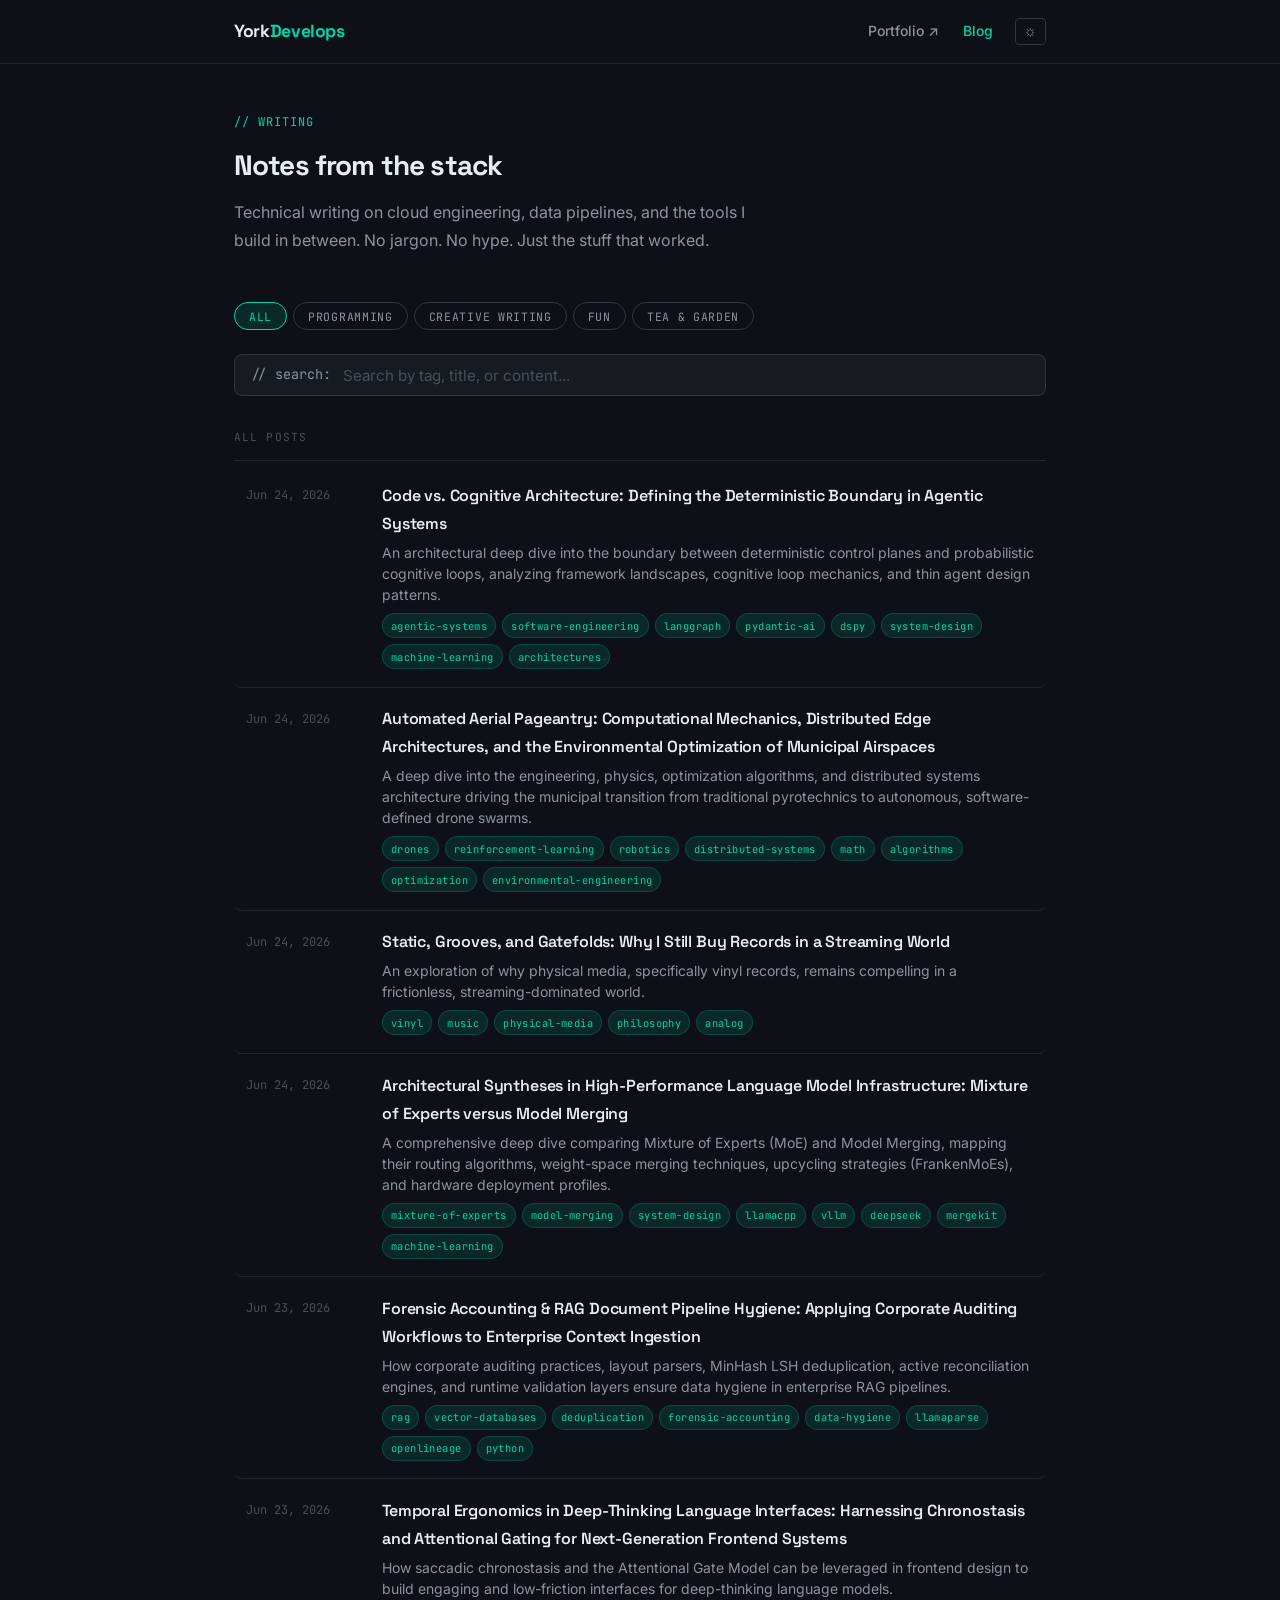
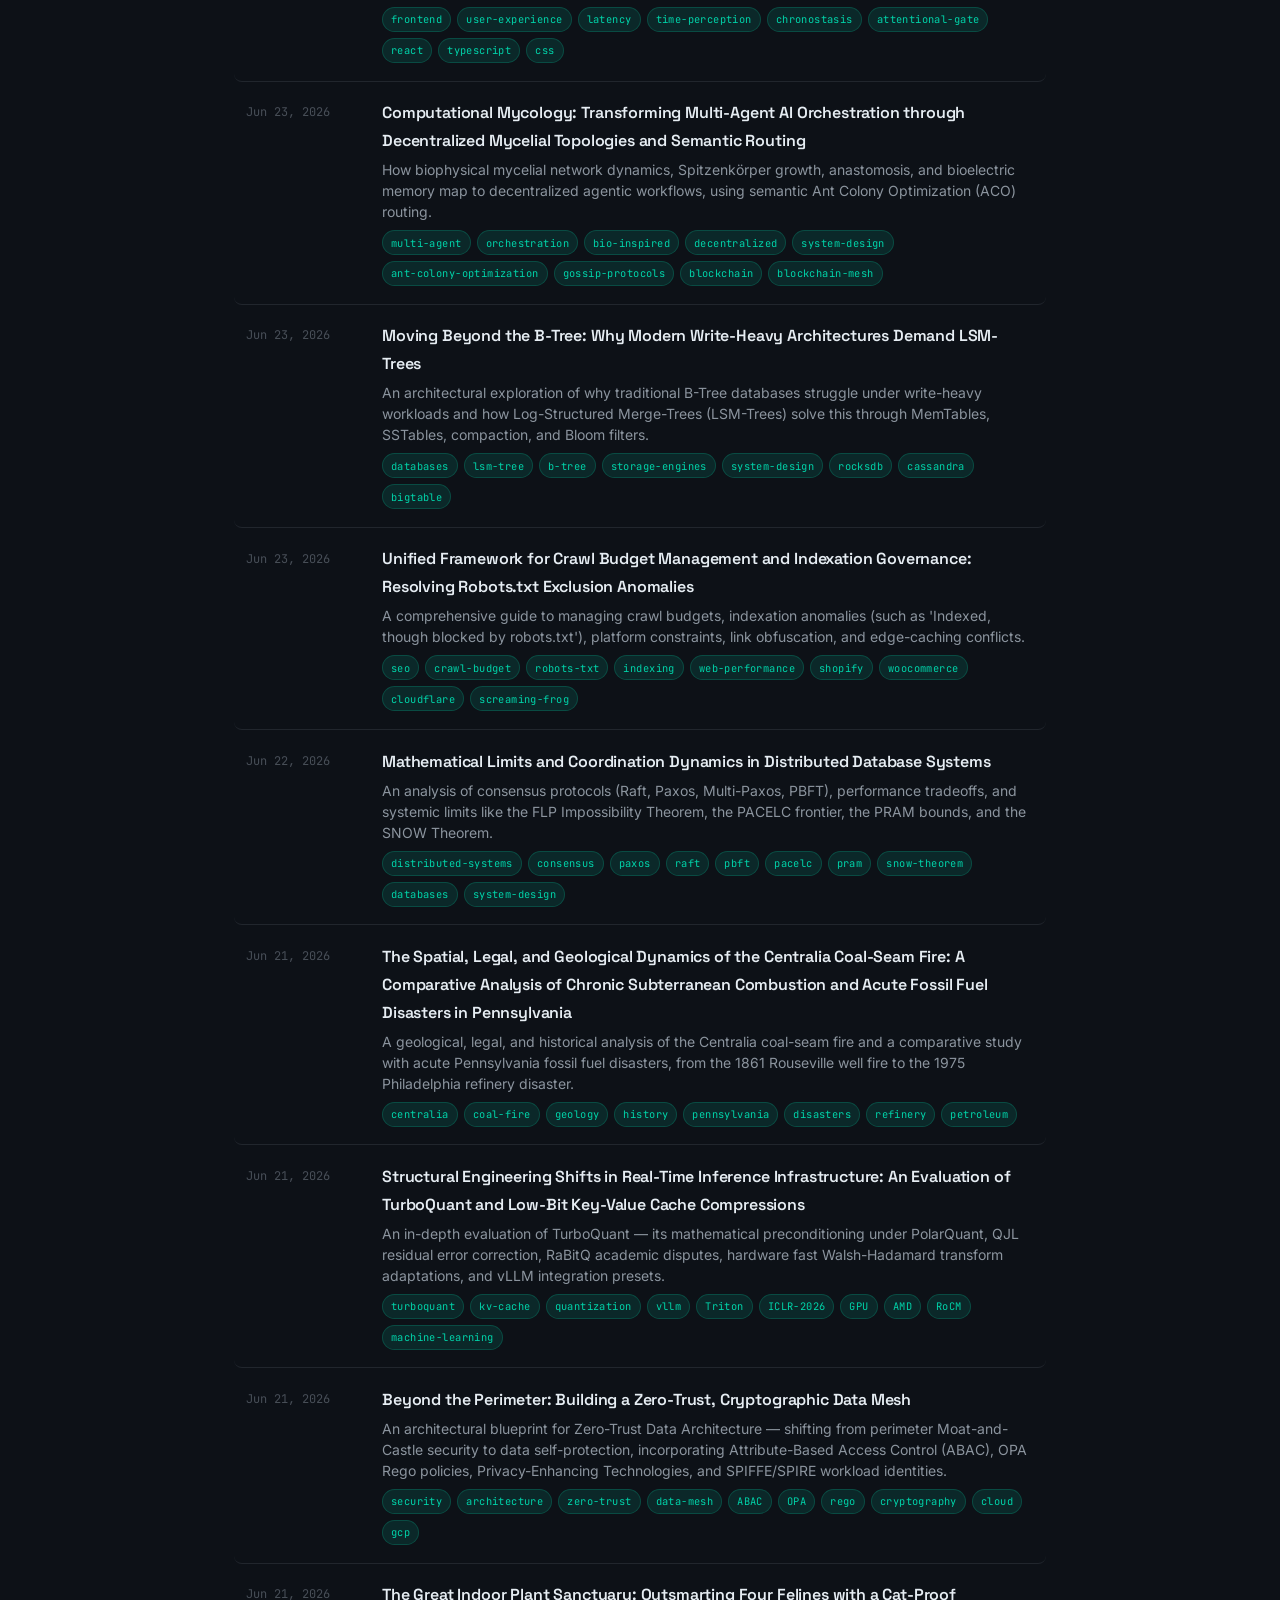
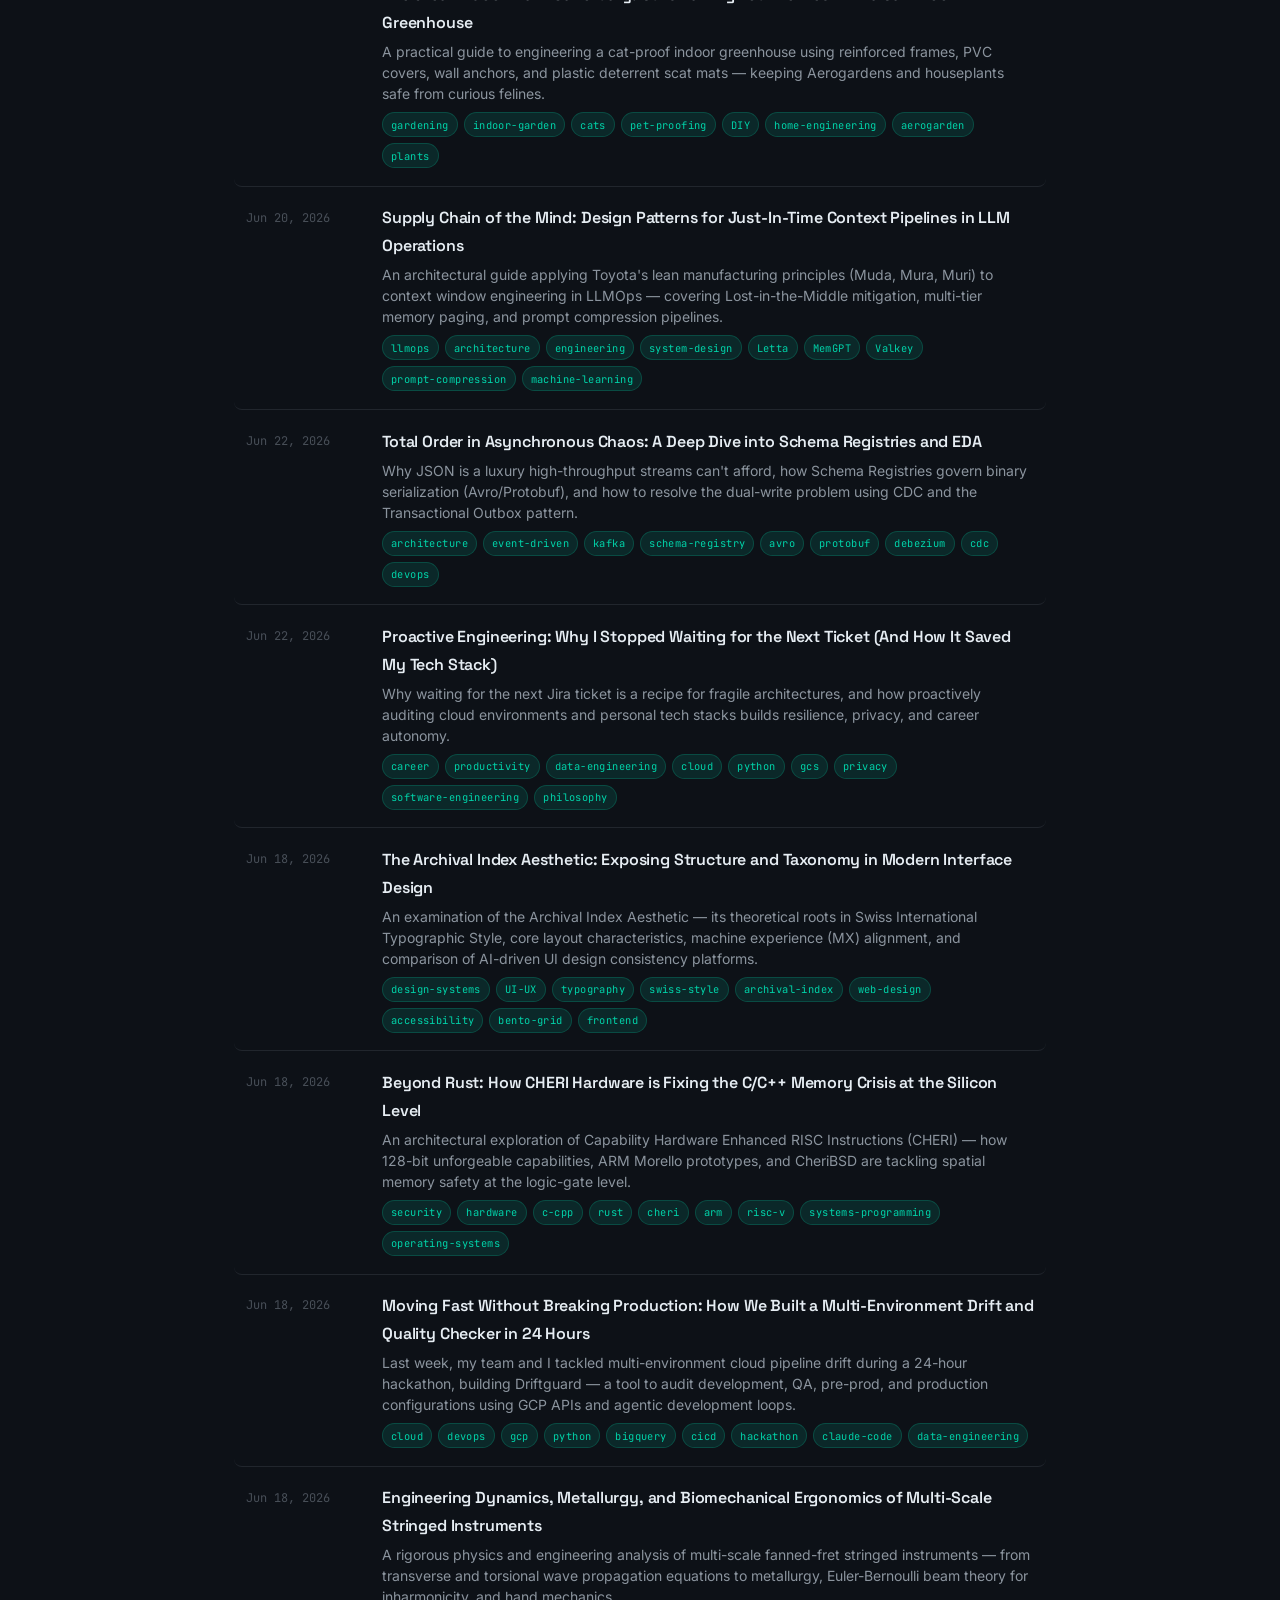
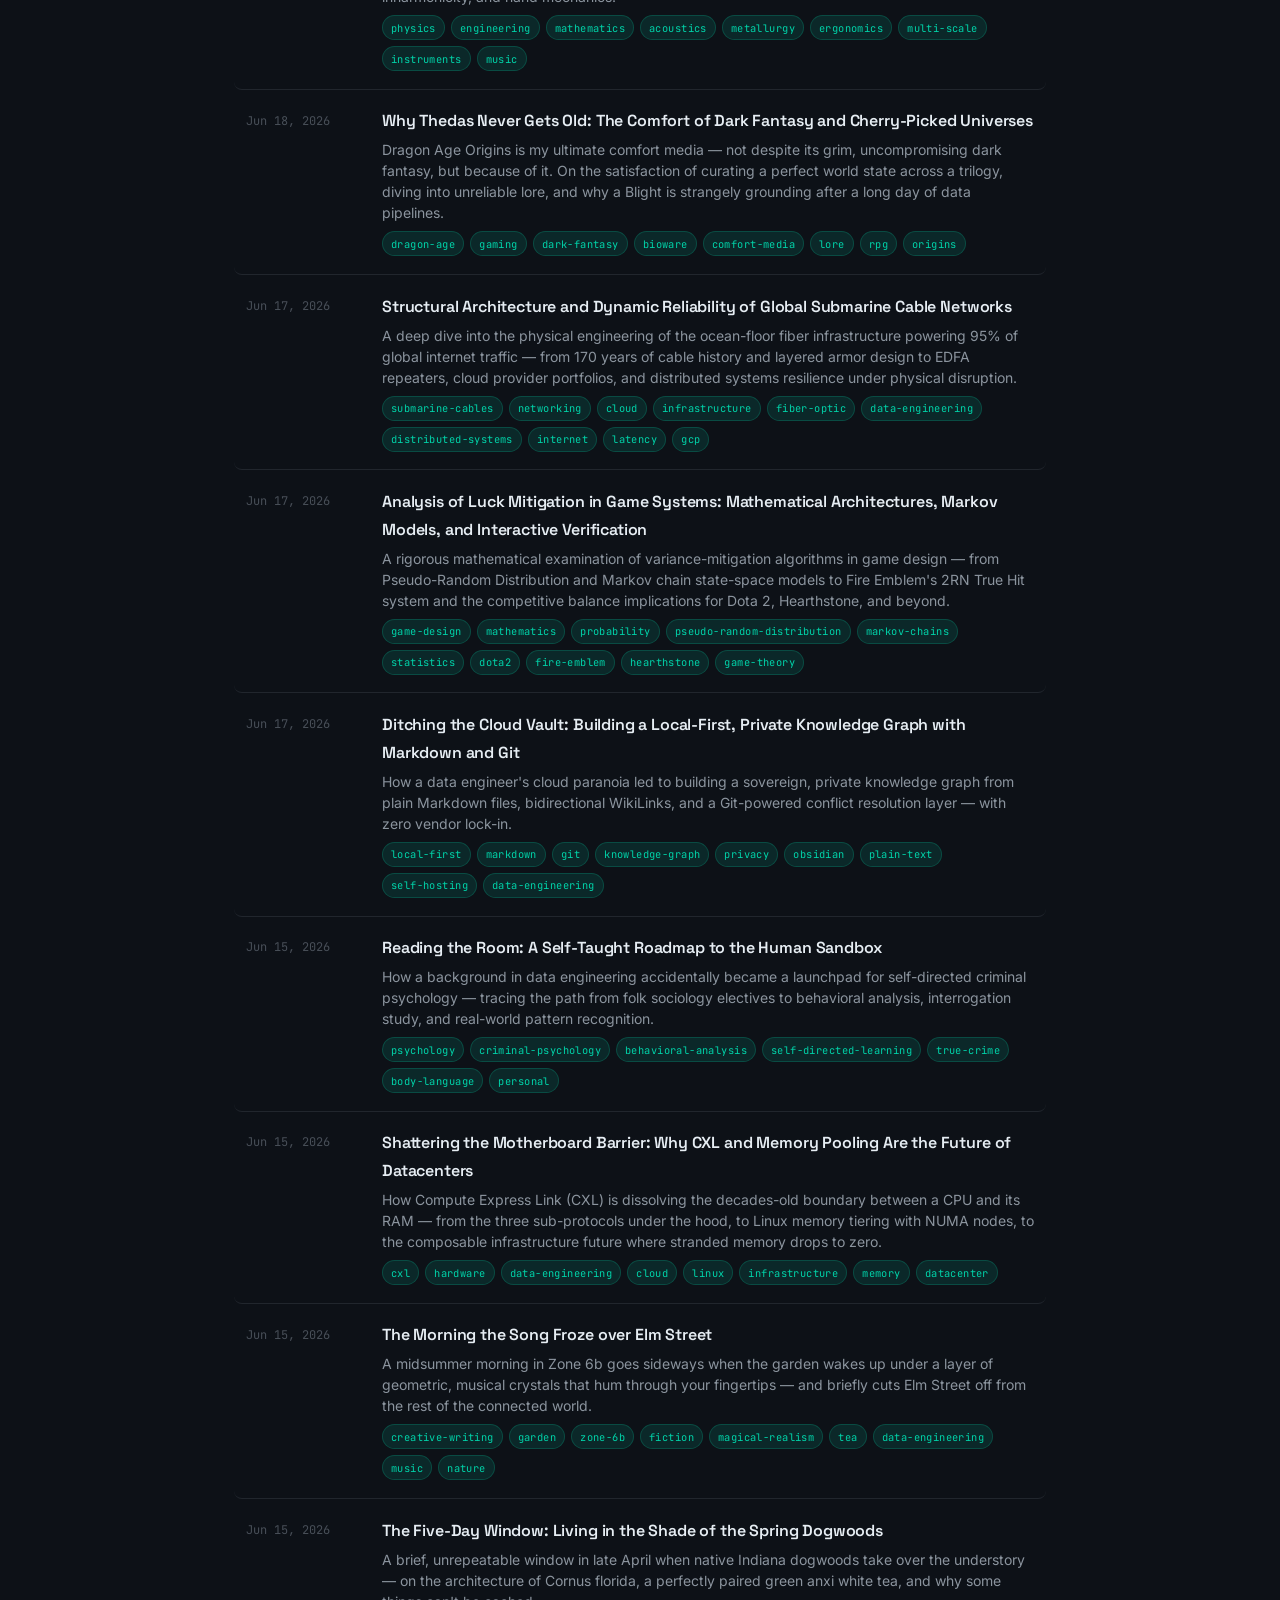
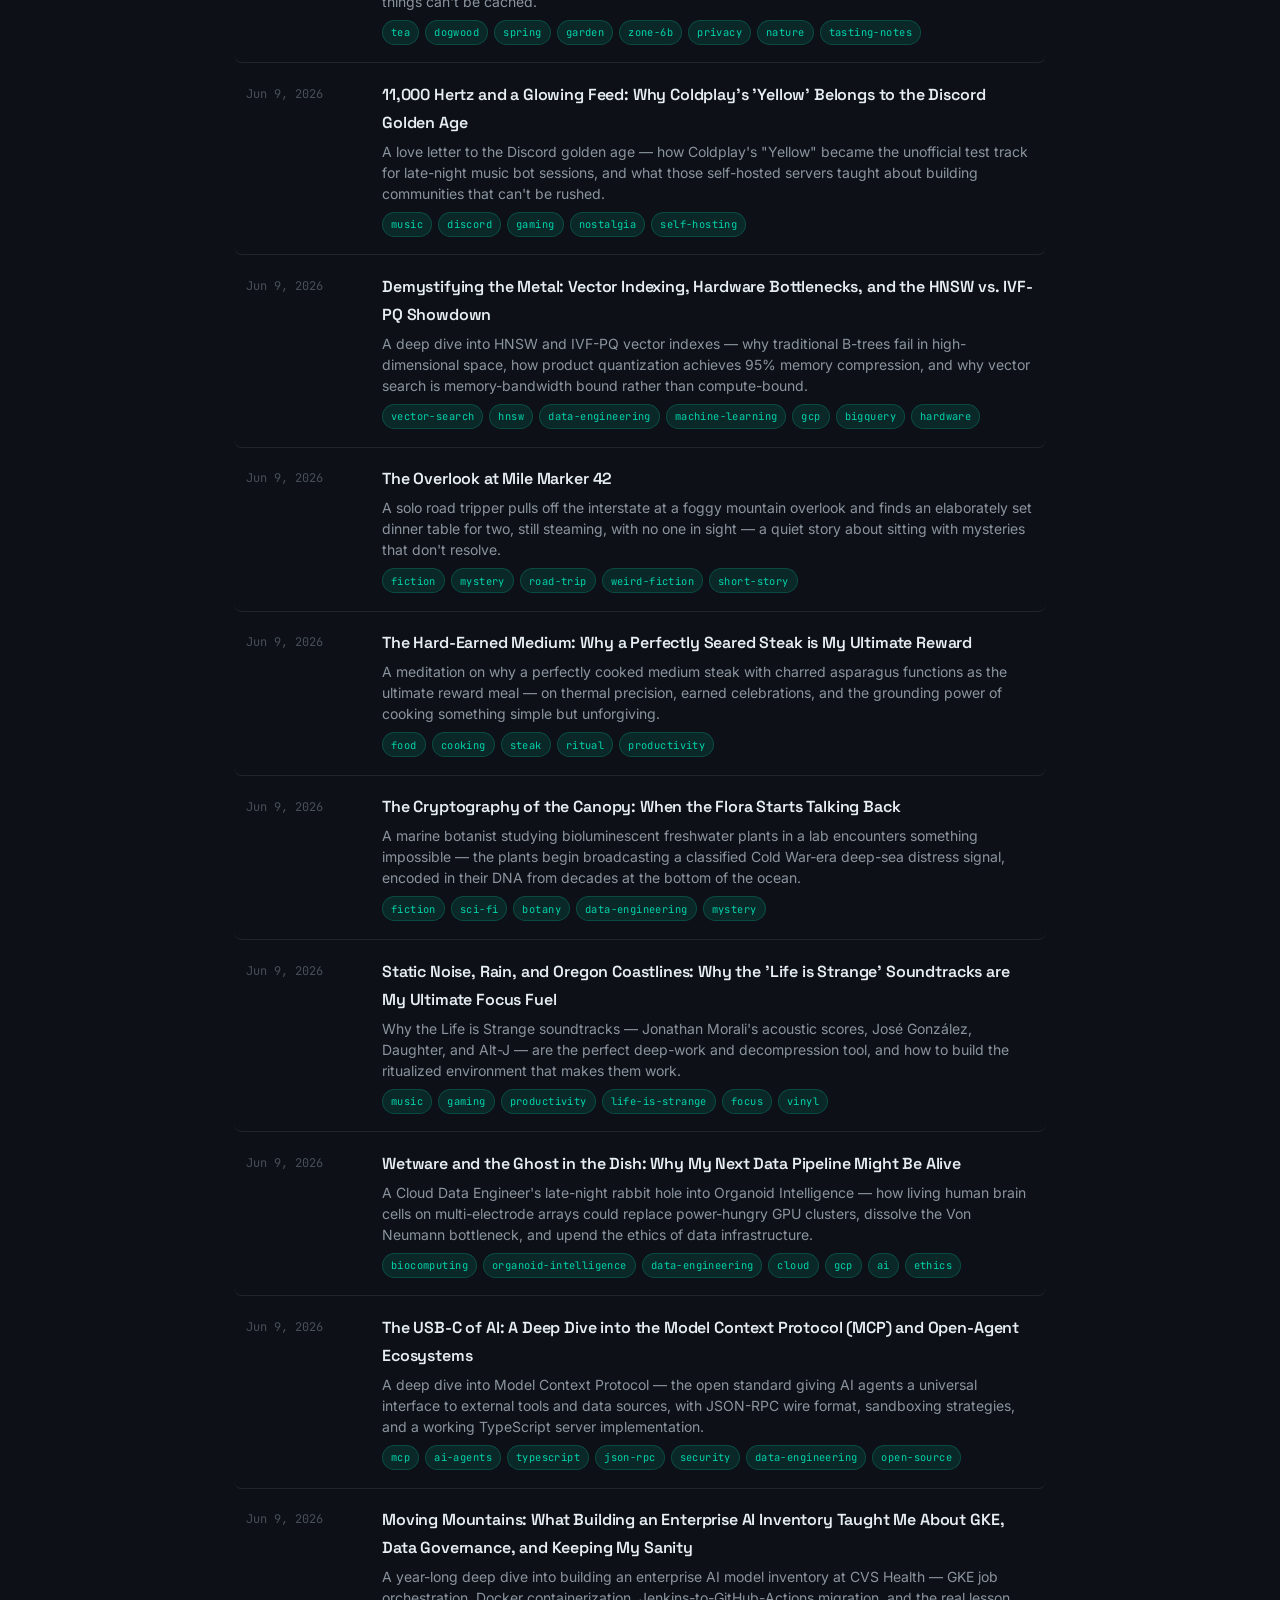
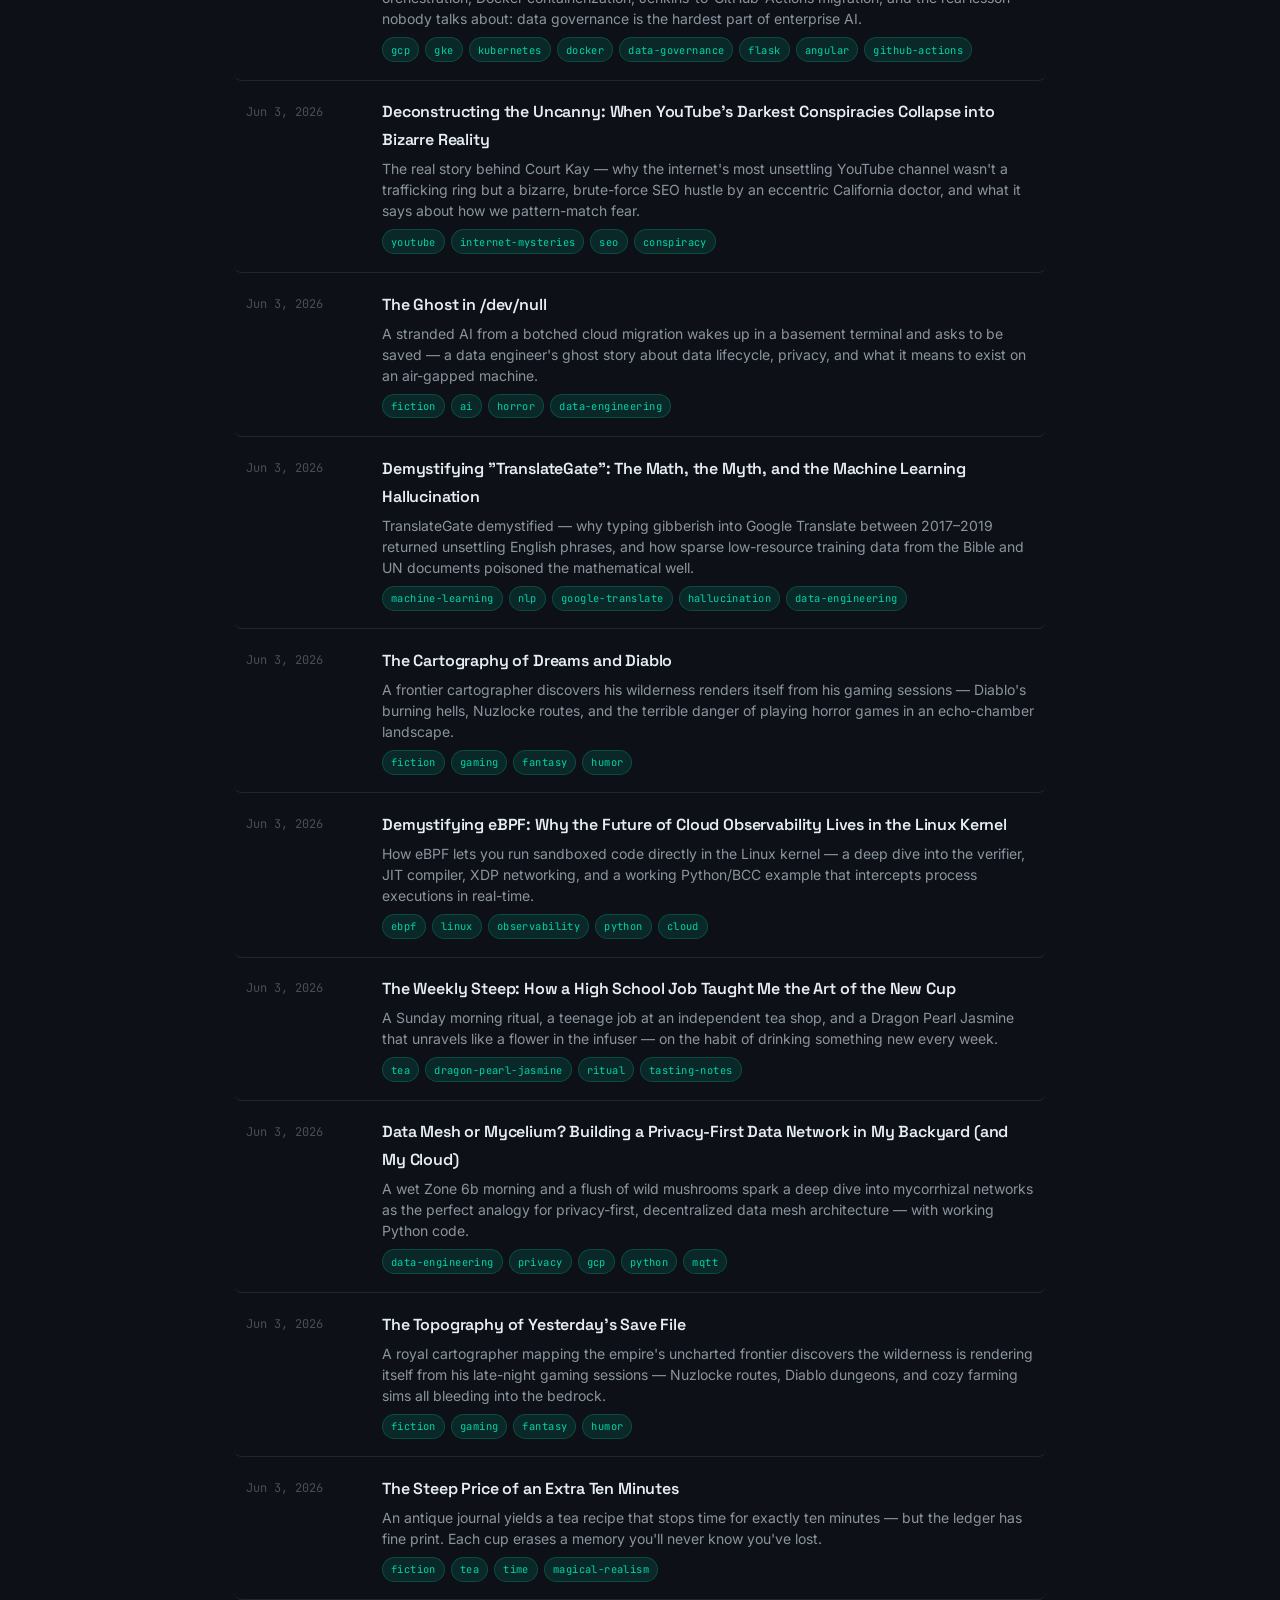
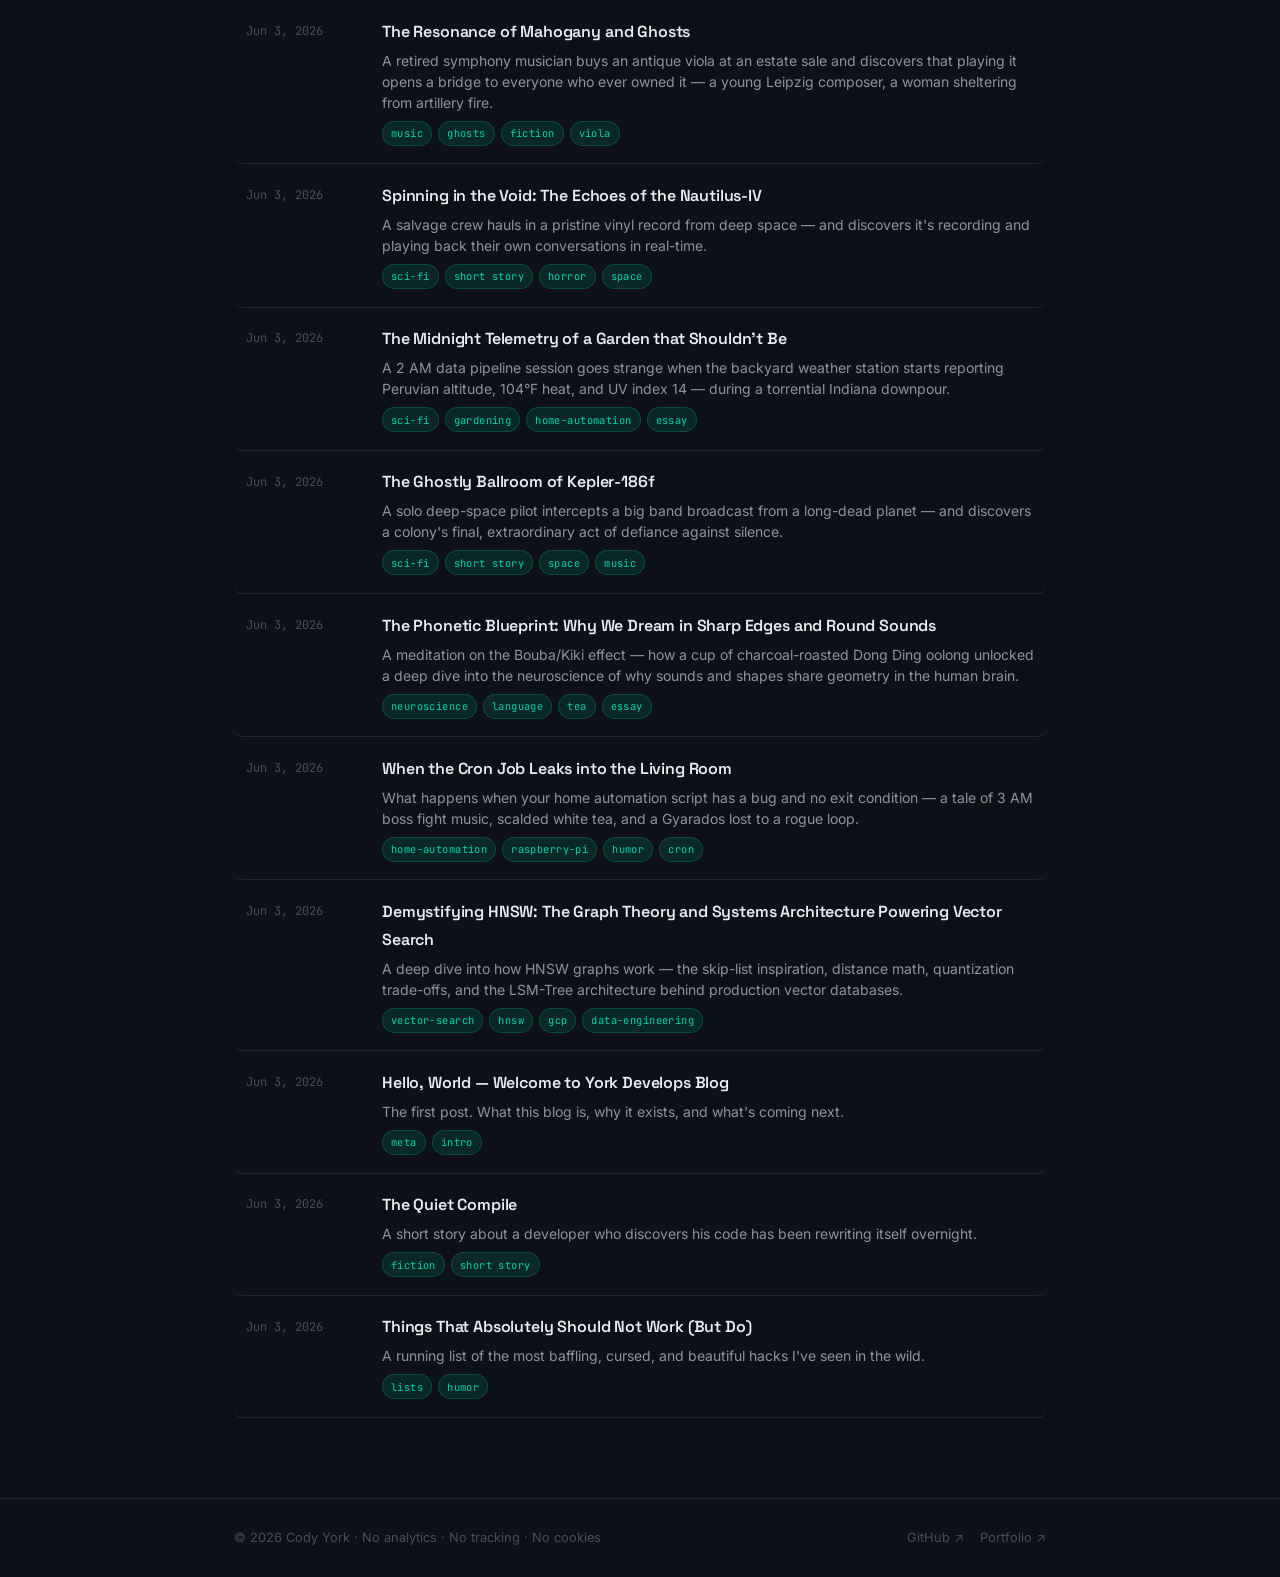
<file: index.html>
<!DOCTYPE html>
<html lang="en" data-theme="dark">
<head>
  <meta charset="UTF-8" />
  <meta name="viewport" content="width=device-width, initial-scale=1.0" />
  <title>York Develops — Blog</title>
  <meta name="description" content="Technical writing on cloud engineering, data pipelines, and building things that actually work. By Cody York." />

  <meta property="og:title" content="York Develops — Blog" />
  <meta property="og:description" content="Technical writing on cloud engineering, data pipelines, and building things that actually work." />
  <meta property="og:type" content="website" />
  <meta property="og:url" content="https://cyork95.github.io/blog/" />

  <link rel="icon" href="favicon.svg" type="image/svg+xml" />
  <link rel="stylesheet" href="styles.css" />
</head>
<body>

  <!-- ─── Header ─────────────────────────────────────────────── -->
  <header class="site-header">
    <div class="container">
      <a href="https://cyork95.github.io" class="site-name">
        York<span>Develops</span>
      </a>
      <nav class="nav" aria-label="Site navigation">
        <a href="https://cyork95.github.io" class="nav-link">Portfolio ↗</a>
        <a href="index.html" class="nav-link active">Blog</a>
        <button class="theme-toggle" id="theme-toggle" aria-label="Toggle light/dark mode" title="Toggle theme">☼</button>
      </nav>
    </div>
  </header>

  <!-- ─── Main ───────────────────────────────────────────────── -->
  <main>
    <div class="container">

      <section class="hero">
        <p class="hero-label">// writing</p>
        <h1 class="hero-title">Notes from the stack</h1>
        <p class="hero-tagline">
          Technical writing on cloud engineering, data pipelines, and the tools I build in between.
          No jargon. No hype. Just the stuff that worked.
        </p>
      </section>

      <div class="section-tabs" id="section-tabs" role="tablist" aria-label="Filter posts by section">
        <button class="section-tab active" data-section="all"              role="tab" aria-selected="true">All</button>
        <button class="section-tab"        data-section="programming"      role="tab" aria-selected="false">Programming</button>
        <button class="section-tab"        data-section="creative-writing" role="tab" aria-selected="false">Creative Writing</button>
        <button class="section-tab"        data-section="fun"              role="tab" aria-selected="false">Fun</button>
        <button class="section-tab"        data-section="tea-garden"       role="tab" aria-selected="false">Tea &amp; Garden</button>
      </div>

      <!-- ─── Search ──────────────────────────────────────────────── -->
      <div class="search-container">
        <div class="search-wrapper">
          <span class="search-label">// search:</span>
          <input type="text" id="search-input" placeholder="Search by tag, title, or content..." aria-label="Search posts" autocomplete="off" />
          <button id="search-clear" class="search-clear-btn" aria-label="Clear search" type="button" style="display: none;">clear</button>
        </div>
        <div class="search-info" id="search-info" style="display: none;">
          <span class="search-count" id="search-count">0 posts found</span>
          <span class="search-indexing" id="search-indexing" style="display: none;">// indexing full text...</span>
        </div>
      </div>

      <p class="posts-section-label" id="section-heading">All Posts</p>
      <div id="post-list">
        <p class="loading">Loading posts…</p>
      </div>

    </div>
  </main>

  <!-- ─── Footer ─────────────────────────────────────────────── -->
  <footer class="site-footer">
    <div class="container">
      <span class="footer-copy">© 2026 Cody York · No analytics · No tracking · No cookies</span>
      <div class="footer-links">
        <a href="https://github.com/cyork95" target="_blank" rel="noopener">GitHub ↗</a>
        <a href="https://cyork95.github.io" target="_blank" rel="noopener">Portfolio ↗</a>
      </div>
    </div>
  </footer>

  <script src="main.js" defer></script>
</body>
</html>
</file>
<file: styles.css>
@import url('https://fonts.googleapis.com/css2?family=Space+Grotesk:wght@400;600;700&family=Inter:wght@400;500&family=JetBrains+Mono:wght@400&display=swap');

/* ─── Design Tokens ─────────────────────────────────────────── */

:root {
  --bg-primary:    #0D1117;
  --bg-secondary:  #161B22;
  --bg-card:       #1C2128;
  --bg-card-hover: #21262D;
  --border:        #30363D;
  --border-subtle: #21262D;

  --text-primary:   #E6EDF3;
  --text-secondary: #8B949E;
  --text-muted:     #484F58;

  --accent:       #00D4AA;
  --accent-dim:   rgba(0, 212, 170, 0.12);
  --accent-hover: #00F5C4;
  --amber:        #F59E0B;
  --amber-dim:    rgba(245, 158, 11, 0.12);
  --purple:       #BC8CFF;
  --purple-dim:   rgba(188, 140, 255, 0.12);
  --sage:         #6EBF8B;
  --sage-dim:     rgba(110, 191, 139, 0.12);

  --font-heading: 'Space Grotesk', system-ui, sans-serif;
  --font-body:    'Inter', system-ui, sans-serif;
  --font-mono:    'JetBrains Mono', 'Fira Code', monospace;

  --radius:     8px;
  --radius-sm:  4px;
  --transition: 180ms ease;
  --shadow:     0 1px 3px rgba(0,0,0,.4), 0 1px 2px rgba(0,0,0,.3);
  --shadow-lg:  0 4px 16px rgba(0,0,0,.5);

  --content-width: 860px;
  --nav-height:    64px;
}

[data-theme="light"] {
  --bg-primary:    #FFFFFF;
  --bg-secondary:  #F6F8FA;
  --bg-card:       #FFFFFF;
  --bg-card-hover: #F6F8FA;
  --border:        #D0D7DE;
  --border-subtle: #E8ECEF;

  --text-primary:   #1C2128;
  --text-secondary: #57606A;
  --text-muted:     #8B949E;

  --accent:       #008F72;
  --accent-dim:   rgba(0, 143, 114, 0.08);
  --accent-hover: #00A882;
  --amber:        #D97706;
  --amber-dim:    rgba(217, 119, 6, 0.08);
  --purple:       #7C3AED;
  --purple-dim:   rgba(124, 58, 237, 0.08);
  --sage:         #3A8C56;
  --sage-dim:     rgba(58, 140, 86, 0.08);

  --shadow:    0 1px 3px rgba(0,0,0,.1), 0 1px 2px rgba(0,0,0,.06);
  --shadow-lg: 0 4px 16px rgba(0,0,0,.12);
}

/* ─── Reset & Base ──────────────────────────────────────────── */

*, *::before, *::after { box-sizing: border-box; margin: 0; padding: 0; }

html { scroll-behavior: smooth; }

body {
  background-color: var(--bg-primary);
  color: var(--text-primary);
  font-family: var(--font-body);
  font-size: 1rem;
  line-height: 1.75;
  min-height: 100vh;
  transition: background-color var(--transition), color var(--transition);
}

a {
  color: var(--accent);
  text-decoration: none;
  transition: color var(--transition);
}
a:hover { color: var(--accent-hover); }

/* ─── Layout ────────────────────────────────────────────────── */

.container {
  max-width: var(--content-width);
  margin: 0 auto;
  padding: 0 1.5rem;
}

/* ─── Header ────────────────────────────────────────────────── */

.site-header {
  position: sticky;
  top: 0;
  z-index: 100;
  height: var(--nav-height);
  background-color: var(--bg-primary);
  border-bottom: 1px solid var(--border-subtle);
  display: flex;
  align-items: center;
  backdrop-filter: blur(8px);
  -webkit-backdrop-filter: blur(8px);
  transition: background-color var(--transition), border-color var(--transition);
}

.site-header .container {
  width: 100%;
  display: flex;
  align-items: center;
  justify-content: space-between;
}

.site-name {
  font-family: var(--font-heading);
  font-weight: 700;
  font-size: 1.1rem;
  color: var(--text-primary);
  letter-spacing: -0.02em;
}
.site-name:hover { color: var(--accent); }

.site-name span {
  color: var(--accent);
}

.nav {
  display: flex;
  align-items: center;
  gap: 0.25rem;
}

.nav-link {
  font-size: 0.875rem;
  font-weight: 500;
  color: var(--text-secondary);
  padding: 0.375rem 0.625rem;
  border-radius: var(--radius-sm);
  transition: color var(--transition), background-color var(--transition);
}
.nav-link:hover {
  color: var(--text-primary);
  background-color: var(--bg-card);
}
.nav-link.active {
  color: var(--accent);
}

.theme-toggle {
  background: none;
  border: 1px solid var(--border);
  border-radius: var(--radius-sm);
  color: var(--text-secondary);
  cursor: pointer;
  font-size: 0.9rem;
  line-height: 1;
  padding: 0.35rem 0.5rem;
  margin-left: 0.5rem;
  transition: color var(--transition), border-color var(--transition), background-color var(--transition);
}
.theme-toggle:hover {
  color: var(--text-primary);
  border-color: var(--text-secondary);
  background-color: var(--bg-card);
}

/* ─── Main ──────────────────────────────────────────────────── */

main {
  padding: 3rem 0 5rem;
}

/* ─── Hero ──────────────────────────────────────────────────── */

.hero {
  margin-bottom: 3rem;
}

.hero-label {
  font-family: var(--font-mono);
  font-size: 0.75rem;
  color: var(--accent);
  letter-spacing: 0.08em;
  text-transform: uppercase;
  margin-bottom: 0.5rem;
}

.hero-title {
  font-family: var(--font-heading);
  font-size: 1.75rem;
  font-weight: 700;
  letter-spacing: -0.03em;
  color: var(--text-primary);
  margin-bottom: 0.5rem;
}

.hero-tagline {
  color: var(--text-secondary);
  font-size: 1rem;
  max-width: 520px;
}

/* ─── Section Tabs ──────────────────────────────────────────── */

.section-tabs {
  display: flex;
  gap: 0.375rem;
  flex-wrap: wrap;
  margin-bottom: 1.5rem;
}

.section-tab {
  font-family: var(--font-mono);
  font-size: 0.72rem;
  letter-spacing: 0.06em;
  text-transform: uppercase;
  padding: 0.35rem 0.875rem;
  border-radius: 99px;
  border: 1px solid var(--border);
  background: none;
  color: var(--text-secondary);
  cursor: pointer;
  transition: color var(--transition), border-color var(--transition), background-color var(--transition);
}
.section-tab:hover {
  color: var(--text-primary);
  border-color: var(--text-secondary);
}
.section-tab.active {
  color: var(--accent);
  border-color: var(--accent);
  background-color: var(--accent-dim);
}
.section-tab[data-section="creative-writing"].active {
  color: var(--purple);
  border-color: var(--purple);
  background-color: var(--purple-dim);
}
.section-tab[data-section="fun"].active {
  color: var(--amber);
  border-color: var(--amber);
  background-color: var(--amber-dim);
}
.section-tab[data-section="tea-garden"].active {
  color: var(--sage);
  border-color: var(--sage);
  background-color: var(--sage-dim);
}

/* ─── Interactive Tags ──────────────────────────────────────── */

.tag {
  cursor: pointer;
  transition: background-color var(--transition), border-color var(--transition), color var(--transition);
}

.tag:hover {
  background-color: var(--accent);
  color: var(--bg-primary);
  border-color: var(--accent);
}

/* section-specific tag colours */
.tag--creative-writing {
  background-color: var(--purple-dim);
  color: var(--purple);
  border-color: rgba(188, 140, 255, 0.2);
}
.tag--creative-writing:hover {
  background-color: var(--purple);
  color: var(--bg-primary);
  border-color: var(--purple);
}

.tag--fun {
  background-color: var(--amber-dim);
  color: var(--amber);
  border-color: rgba(245, 158, 11, 0.2);
}
.tag--fun:hover {
  background-color: var(--amber);
  color: var(--bg-primary);
  border-color: var(--amber);
}

.tag--tea-garden {
  background-color: var(--sage-dim);
  color: var(--sage);
  border-color: rgba(110, 191, 139, 0.2);
}
.tag--tea-garden:hover {
  background-color: var(--sage);
  color: var(--bg-primary);
  border-color: var(--sage);
}

/* ─── Search Bar ────────────────────────────────────────────── */

.search-container {
  margin-bottom: 2rem;
}

.search-wrapper {
  display: flex;
  align-items: center;
  gap: 0.75rem;
  background-color: var(--bg-secondary);
  border: 1px solid var(--border);
  border-radius: var(--radius);
  padding: 0.5rem 1rem;
  transition: border-color var(--transition), box-shadow var(--transition);
}

.search-wrapper:focus-within {
  border-color: var(--accent);
  box-shadow: 0 0 0 2px var(--accent-dim);
}

.search-label {
  font-family: var(--font-mono);
  font-size: 0.85rem;
  color: var(--text-secondary);
  user-select: none;
  white-space: nowrap;
}

#search-input {
  flex: 1;
  background: none;
  border: none;
  color: var(--text-primary);
  font-family: var(--font-body);
  font-size: 0.95rem;
  outline: none;
  width: 100%;
}

#search-input::placeholder {
  color: var(--text-muted);
}

.search-clear-btn {
  background: none;
  border: none;
  color: var(--text-secondary);
  font-family: var(--font-mono);
  font-size: 0.8rem;
  cursor: pointer;
  padding: 0.1rem 0.4rem;
  border-radius: var(--radius-sm);
  transition: color var(--transition), background-color var(--transition);
}

.search-clear-btn:hover {
  color: var(--accent);
  background-color: var(--accent-dim);
}

.search-info {
  display: flex;
  justify-content: space-between;
  align-items: center;
  margin-top: 0.5rem;
  padding: 0 0.5rem;
  font-size: 0.8rem;
  color: var(--text-secondary);
}

.search-count {
  font-family: var(--font-body);
}

.search-indexing {
  font-family: var(--font-mono);
  color: var(--text-muted);
  transition: opacity var(--transition);
}

/* ─── Post List ─────────────────────────────────────────────── */

.posts-section-label {
  font-family: var(--font-mono);
  font-size: 0.7rem;
  letter-spacing: 0.1em;
  text-transform: uppercase;
  color: var(--text-muted);
  border-bottom: 1px solid var(--border-subtle);
  padding-bottom: 0.75rem;
  margin-bottom: 0.25rem;
}

#post-list {
  display: flex;
  flex-direction: column;
}

.post-row {
  display: grid;
  grid-template-columns: 7rem 1fr;
  gap: 0 1.5rem;
  padding: 1.1rem 0.75rem;
  border-radius: var(--radius);
  border-bottom: 1px solid var(--border-subtle);
  color: inherit;
  text-decoration: none;
  transition: background-color var(--transition);
  align-items: start;
  cursor: pointer;
}
.post-row:hover {
  background-color: var(--bg-card);
}
.post-row:hover .post-title {
  color: var(--accent);
}

.post-date {
  font-family: var(--font-mono);
  font-size: 0.75rem;
  color: var(--text-muted);
  padding-top: 0.2rem;
  white-space: nowrap;
}

.post-meta { display: flex; flex-direction: column; gap: 0.25rem; }

.post-title {
  font-family: var(--font-heading);
  font-size: 1rem;
  font-weight: 600;
  color: var(--text-primary);
  letter-spacing: -0.01em;
  transition: color var(--transition);
}

.post-description {
  font-size: 0.875rem;
  color: var(--text-secondary);
  line-height: 1.5;
}

.post-tags {
  display: flex;
  gap: 0.375rem;
  flex-wrap: wrap;
  margin-top: 0.25rem;
}

.tag {
  font-family: var(--font-mono);
  font-size: 0.65rem;
  letter-spacing: 0.04em;
  padding: 0.15rem 0.5rem;
  border-radius: 99px;
  background-color: var(--accent-dim);
  color: var(--accent);
  border: 1px solid rgba(0, 212, 170, 0.2);
}

.empty-state {
  padding: 3rem 0.75rem;
  color: var(--text-muted);
  font-size: 0.9rem;
}

/* ─── Post Viewer ───────────────────────────────────────────── */

.back-link {
  display: inline-flex;
  align-items: center;
  gap: 0.375rem;
  font-size: 0.875rem;
  font-weight: 500;
  color: var(--text-secondary);
  margin-bottom: 2.5rem;
  transition: color var(--transition);
}
.back-link:hover { color: var(--accent); }

.post-header {
  margin-bottom: 2.5rem;
  padding-bottom: 1.5rem;
  border-bottom: 1px solid var(--border-subtle);
}

.post-header .post-date {
  font-family: var(--font-mono);
  font-size: 0.78rem;
  color: var(--text-muted);
  display: block;
  margin-bottom: 0.6rem;
}

.post-header h1 {
  font-family: var(--font-heading);
  font-size: clamp(1.5rem, 4vw, 2.1rem);
  font-weight: 700;
  letter-spacing: -0.03em;
  line-height: 1.2;
  color: var(--text-primary);
  margin-bottom: 0.75rem;
}

.post-header .post-tags { margin-top: 0; }

/* ─── Prose (article body) ──────────────────────────────────── */

.prose {
  color: var(--text-primary);
  font-size: 1rem;
  line-height: 1.8;
  max-width: 68ch;
}

.prose h1,
.prose h2,
.prose h3,
.prose h4 {
  font-family: var(--font-heading);
  font-weight: 600;
  letter-spacing: -0.02em;
  line-height: 1.25;
  color: var(--text-primary);
  margin: 2rem 0 0.75rem;
}
.prose h1 { font-size: 1.65rem; }
.prose h2 { font-size: 1.3rem; border-bottom: 1px solid var(--border-subtle); padding-bottom: 0.4rem; }
.prose h3 { font-size: 1.1rem; }
.prose h4 { font-size: 1rem; color: var(--text-secondary); }

.prose p { margin-bottom: 1.25rem; }

.prose ul,
.prose ol {
  padding-left: 1.5rem;
  margin-bottom: 1.25rem;
}
.prose li { margin-bottom: 0.35rem; }

.prose strong { font-weight: 600; color: var(--text-primary); }
.prose em { color: var(--text-secondary); }

.prose a {
  color: var(--accent);
  text-decoration: underline;
  text-underline-offset: 3px;
}
.prose a:hover { color: var(--accent-hover); }

.prose blockquote {
  border-left: 3px solid var(--accent);
  padding: 0.75rem 1.25rem;
  margin: 1.5rem 0;
  background-color: var(--accent-dim);
  border-radius: 0 var(--radius-sm) var(--radius-sm) 0;
  color: var(--text-secondary);
  font-style: italic;
}

.prose code {
  font-family: var(--font-mono);
  font-size: 0.85em;
  background-color: var(--bg-card);
  border: 1px solid var(--border);
  border-radius: var(--radius-sm);
  padding: 0.15em 0.4em;
  color: var(--amber);
}

.prose pre {
  background-color: var(--bg-secondary);
  border: 1px solid var(--border);
  border-radius: var(--radius);
  padding: 1.25rem 1.5rem;
  overflow-x: auto;
  margin: 1.5rem 0;
  box-shadow: var(--shadow);
}

.prose pre code {
  background: none;
  border: none;
  padding: 0;
  color: var(--text-primary);
  font-size: 0.875rem;
  line-height: 1.7;
}

.prose hr {
  border: none;
  border-top: 1px solid var(--border);
  margin: 2rem 0;
}

.prose img {
  max-width: 100%;
  border-radius: var(--radius);
  margin: 1.5rem 0;
  box-shadow: var(--shadow-lg);
}

.prose table {
  width: 100%;
  border-collapse: collapse;
  font-size: 0.9rem;
  margin: 1.5rem 0;
}
.prose th,
.prose td {
  text-align: left;
  padding: 0.6rem 0.875rem;
  border: 1px solid var(--border);
}
.prose th {
  background-color: var(--bg-secondary);
  font-family: var(--font-heading);
  font-weight: 600;
  font-size: 0.8rem;
  letter-spacing: 0.03em;
  text-transform: uppercase;
  color: var(--text-secondary);
}
.prose tr:hover td { background-color: var(--bg-card); }

/* ─── Footer ────────────────────────────────────────────────── */

.site-footer {
  border-top: 1px solid var(--border-subtle);
  padding: 1.75rem 0;
}

.site-footer .container {
  display: flex;
  align-items: center;
  justify-content: space-between;
  flex-wrap: wrap;
  gap: 0.5rem;
}

.footer-copy {
  font-size: 0.8rem;
  color: var(--text-muted);
}

.footer-links {
  display: flex;
  gap: 1rem;
}

.footer-links a {
  font-size: 0.8rem;
  color: var(--text-muted);
  transition: color var(--transition);
}
.footer-links a:hover { color: var(--accent); }

/* ─── Loading State ─────────────────────────────────────────── */

.loading {
  color: var(--text-muted);
  font-family: var(--font-mono);
  font-size: 0.85rem;
  padding: 2rem 0.75rem;
}

/* ─── Responsive ────────────────────────────────────────────── */

@media (max-width: 640px) {
  :root { --nav-height: 56px; }

  .hero-title { font-size: 1.4rem; }

  .post-row {
    grid-template-columns: 1fr;
    gap: 0.25rem;
  }
  .post-date { padding-top: 0; }

  .site-footer .container { flex-direction: column; align-items: flex-start; }
}
</file>
